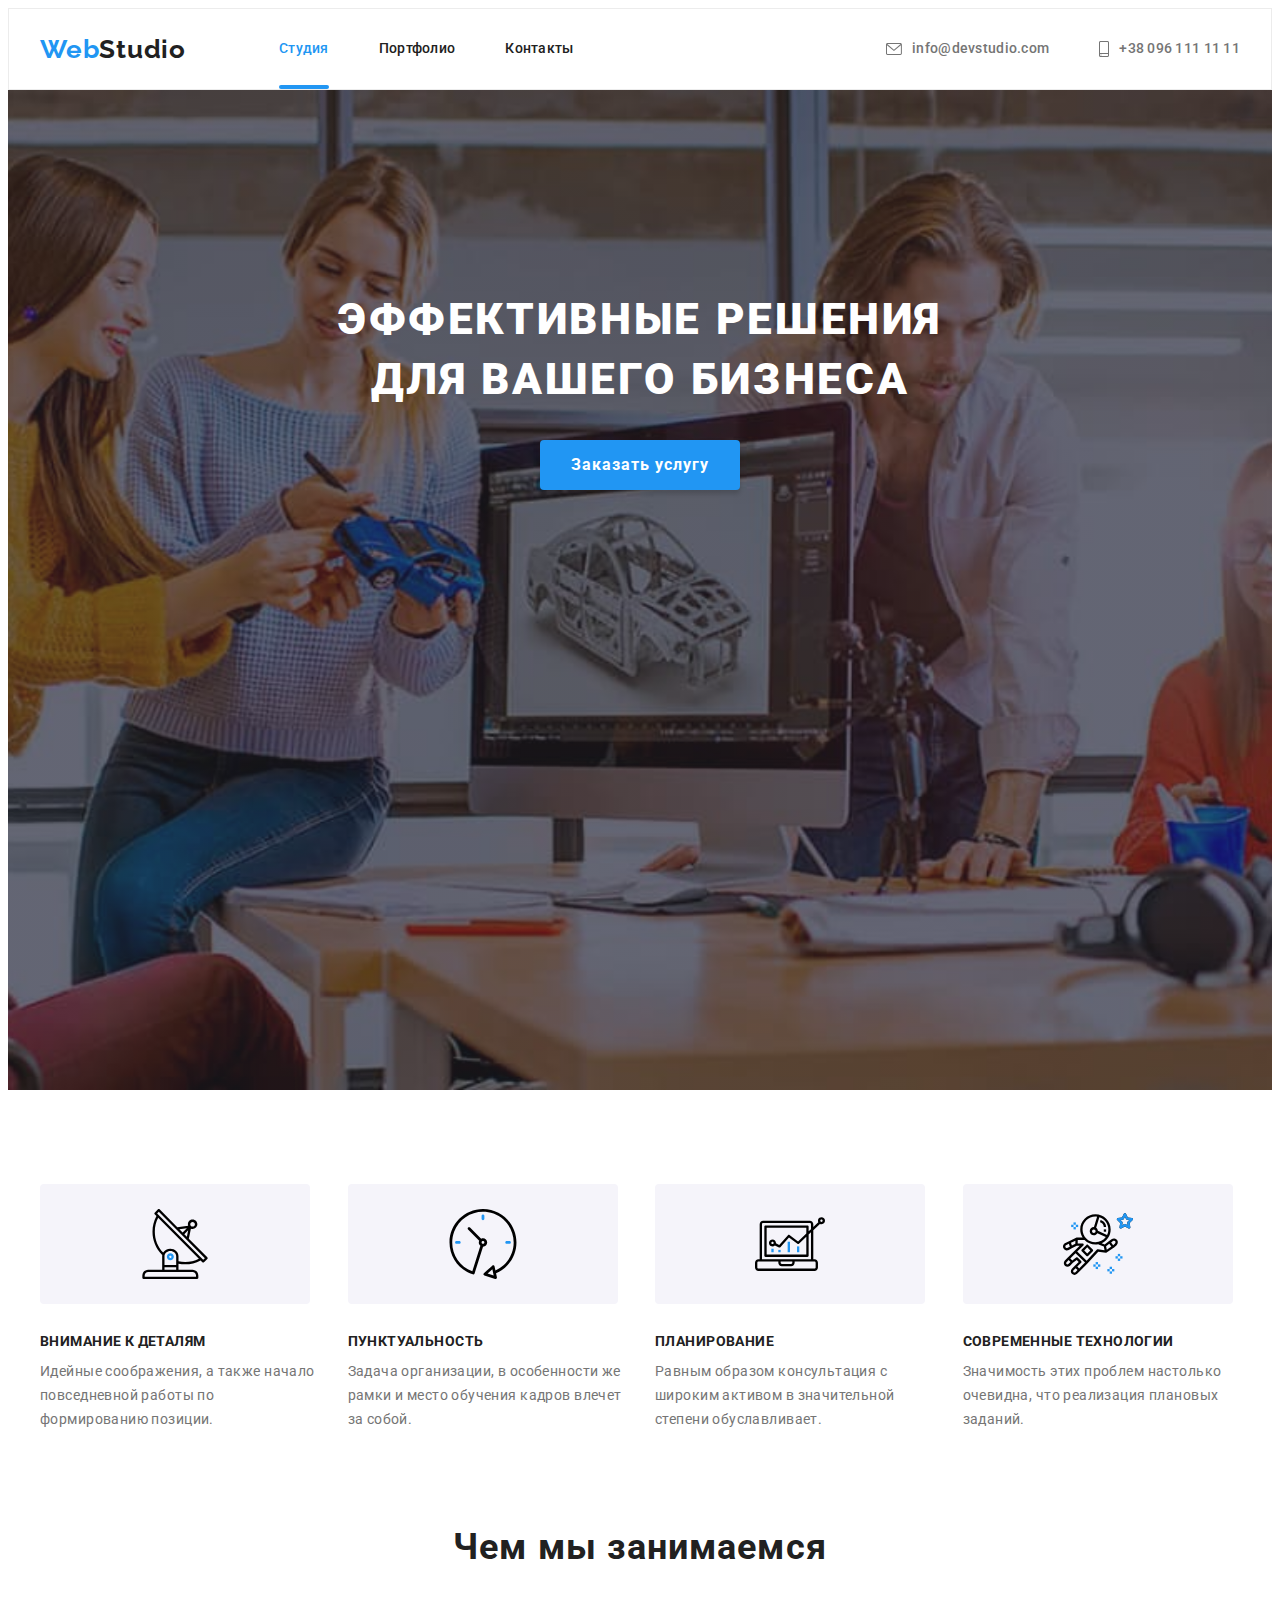
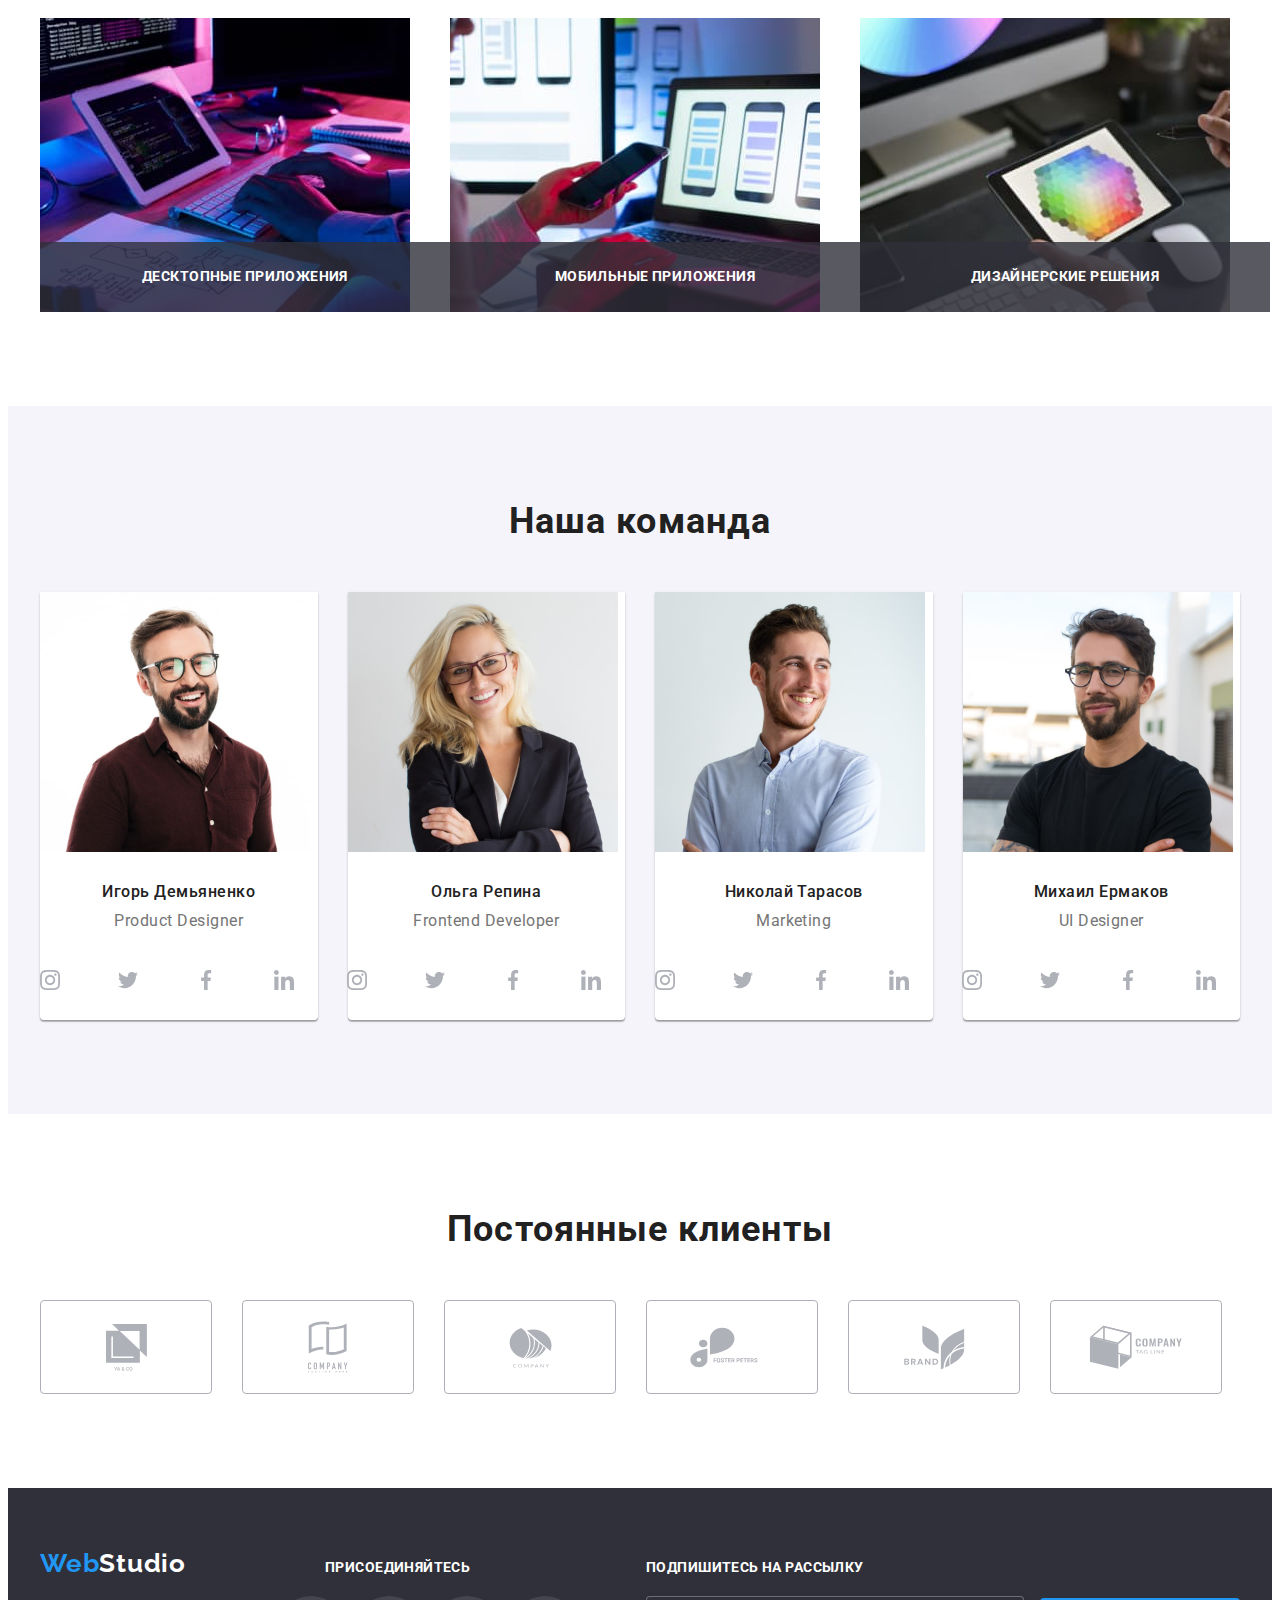
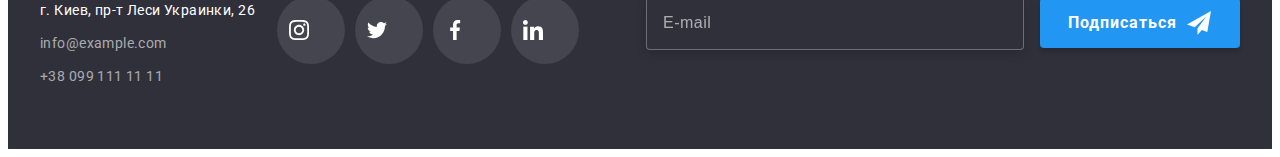
<file: index.html>
<!DOCTYPE html>
<html lang="ru">
  <head>
    <meta charset="UTF-8" />
    <meta http-equiv="X-UA-Compatible" content="IE=edge" />
    <meta name="viewport" content="width=device-width, initial-scale=1.0" />
    <title>Web Studio</title>
    <link rel="preconnect" href="https://fonts.googleapis.com" />
    <link rel="preconnect" href="https://fonts.gstatic.com" crossorigin />
    <link
      href="https://fonts.googleapis.com/css2?family=Raleway:wght@700&family=Roboto:wght@400;500;700;900&display=swap"
      rel="stylesheet"
    />
    <link
      rel="stylesheet"
      href="https://cdnjs.cloudflare.com/ajax/libs/modern-normalize/1.1.0/modern-normalize.min.css"
      integrity="sha512-wpPYUAdjBVSE4KJnH1VR1HeZfpl1ub8YT/NKx4PuQ5NmX2tKuGu6U/JRp5y+Y8XG2tV+wKQpNHVUX03MfMFn9Q=="
      crossorigin="anonymous"
      referrerpolicy="no-referrer"
    />
    <link rel="stylesheet" href="./css/styles.css" />
  </head>
  <body data-body>
    <header class="header">
      <div class="container main-nav">
        <a class="logo" href="/">Web<span>Studio</span></a>

        <nav class="header-nav">
          <ul class="header-list">
            <li class="header-item">
              <a class="header-link link current" href="./">Студия</a>
            </li>
            <li class="header-item">
              <a class="header-link link" href="./portfolio.html">Портфолио</a>
            </li>
            <li class="header-item">
              <a class="header-link link" href="">Контакты</a>
            </li>
          </ul>
        </nav>

        <ul class="auth-nav">
          <li class="header-item">
            <a
              class="link nav-contacts"
              href="mailto:info@devstudio.com"
              aria-label="Почта"
            >
              <svg class="contact-icon" width="16" height="12">
                <use href="./images/sprite.svg#icon-envelope"></use>
              </svg>
              info@devstudio.com
            </a>
          </li>
          <li class="header-item">
            <a
              href="tel:+380961111111"
              class="link nav-contacts"
              aria-label="Телефон"
            >
              <svg class="contact-icon" width="10" height="16">
                <use href="./images/sprite.svg#icon-smartphone"></use>
              </svg>
              +38 096 111 11 11</a
            >
          </li>
        </ul>
      </div>
    </header>

    <!--Блок-герой-->
    <main>
      <section class="hero">
        <div class="hero-overlay">
          <h1 class="hero-title">Эффективные решения для вашего бизнеса</h1>
          <button class="btn" type="button" data-modal-open>
            Заказать услугу
          </button>
        </div>
      </section>

      <!--Наши преимущества-->

      <section class="section features">
        <div class="container">
          <h2 hidden>Преимущества Web Studio</h2>
          <ul class="features-list">
            <li class="features-item">
              <button class="button" aria-label="Внимание к деталям">
                <svg class="button-icon" width="70" height="70">
                  <use href="./images/sprite.svg#icon-antenna"></use>
                </svg>
              </button>
              <h3 class="features-list-title">Внимание к деталям</h3>
              <p class="features-list-text">
                Идейные соображения, а также начало повседневной работы по
                формированию позиции.
              </p>
            </li>
            <li class="features-item">
              <button class="button" aria-label="Пунктуальность">
                <svg class="button-icon" width="70" height="70">
                  <use href="./images/sprite.svg#icon-clock"></use>
                </svg>
              </button>
              <h3 class="features-list-title">Пунктуальность</h3>
              <p class="features-list-text">
                Задача организации, в особенности же рамки и место обучения
                кадров влечет за собой.
              </p>
            </li>
            <li class="features-item">
              <button class="button" aria-label="Планирование">
                <svg class="button-icon" width="70" height="70">
                  <use href="./images/sprite.svg#icon-diagram"></use>
                </svg>
              </button>
              <h3 class="features-list-title">Планирование</h3>
              <p class="features-list-text">
                Равным образом консультация с широким активом в значительной
                степени обуславливает.
              </p>
            </li>
            <li class="features-item">
              <button class="button" aria-label="Современные технологии">
                <svg class="button-icon" width="70" height="70">
                  <use href="./images/sprite.svg#icon-astronaut"></use>
                </svg>
              </button>
              <h3 class="features-list-title">Современные технологии</h3>
              <p class="features-list-text">
                Значимость этих проблем настолько очевидна, что реализация
                плановых заданий.
              </p>
            </li>
          </ul>
        </div>
      </section>
      <!--Виды деятельности-->

      <section class="section work">
        <div class="container">
          <h2 class="section-title">Чем мы занимаемся</h2>
          <ul class="work-list">
            <li class="work-item">
              <img
                src="./images/usability.jpg"
                alt="Десктопные приложения"
                width="370"
                height="294"
              />
              <div class="work-descr">
                <p>Десктопные приложения</p>
              </div>
            </li>

            <li class="work-item">
              <img
                src="./images/html_css.jpg"
                alt="Мобильные приложения"
                width="370"
                height="294"
              />
              <div class="work-descr">
                <p>Мобильные приложения</p>
              </div>
            </li>

            <li class="work-item">
              <img
                src="./images/web_design.jpg"
                alt="Веб-дизайн"
                width="370"
                height="294"
              />
              <div class="work-descr">
                <p>Дизайнерские решения</p>
              </div>
            </li>
          </ul>
        </div>
      </section>

      <!--Наша команда-->

      <section class="section team">
        <div class="container">
          <h2 class="section-title">Наша команда</h2>
          <ul class="team-list">
            <li class="team-item">
              <article class="card">
                <div class="card-thumb">
                  <img
                    src="./images/igor_demianenko.jpg"
                    alt="Дизайнер Игорь Демьяненко"
                    width="270"
                    height="260"
                  />
                </div>
                <div class="card-content">
                  <h3 class="name">Игорь Демьяненко</h3>
                  <p class="team-text" lang="en">Product Designer</p>
                  <ul class="social-list">
                    <li class="social-li">
                      <a
                        class="social-link"
                        href=""
                        target="_blank"
                        rel="noopener noreferrer"
                        aria-label="Instagram"
                      >
                        <svg class="social-item" width="20" height="20">
                          <use href="./images/sprite.svg#icon-instagram"></use>
                        </svg>
                      </a>
                    </li>
                    <li class="social-li">
                      <a
                        class="social-link"
                        href=""
                        target="_blank"
                        rel="noopener noreferrer"
                        aria-label="Twitter"
                      >
                        <svg class="social-item" width="20" height="20">
                          <use href="./images/sprite.svg#icon-twitter"></use>
                        </svg>
                      </a>
                    </li>

                    <li class="social-li">
                      <a
                        class="social-link"
                        href=""
                        target="_blank"
                        rel="noopener noreferrer"
                        aria-label="Facebook"
                      >
                        <svg width="20" height="20">
                          <use
                            class="social-item"
                            href="./images/sprite.svg#icon-facebook"
                          ></use>
                        </svg>
                      </a>
                    </li>

                    <li class="social-li">
                      <a
                        class="social-link"
                        href=""
                        target="_blank"
                        rel="noopener noreferrer"
                        aria-label="Linkedin"
                      >
                        <svg class="social-item" width="20" height="20">
                          <use href="./images/sprite.svg#icon-linkedin"></use>
                        </svg>
                      </a>
                    </li>
                  </ul>
                </div>
              </article>
            </li>

            <li class="team-item">
              <article class="card">
                <div class="card-thumb">
                  <img
                    src="./images/olga_repina.jpg"
                    alt="Frontend-разработчик Ольга Репина"
                    width="270"
                    height="260"
                  />
                </div>
                <div class="card-content">
                  <h3 class="name">Ольга Репина</h3>
                  <p class="team-text" lang="en">Frontend Developer</p>
                  <ul class="social-list">
                    <li class="social-li">
                      <a
                        class="social-link"
                        href=""
                        target="_blank"
                        rel="noopener noreferrer"
                        aria-label="Instagram"
                      >
                        <svg class="social-item" width="20" height="20">
                          <use href="./images/sprite.svg#icon-instagram"></use>
                        </svg>
                      </a>
                    </li>
                    <li class="social-li">
                      <a
                        class="social-link"
                        href=""
                        target="_blank"
                        rel="noopener noreferrer"
                        aria-label="Twitter"
                      >
                        <svg class="social-item" width="20" height="20">
                          <use href="./images/sprite.svg#icon-twitter"></use>
                        </svg>
                      </a>
                    </li>

                    <li class="social-li">
                      <a
                        class="social-link"
                        href=""
                        target="_blank"
                        rel="noopener noreferrer"
                        aria-label="Facebook"
                      >
                        <svg width="20" height="20">
                          <use
                            class="social-item"
                            href="./images/sprite.svg#icon-facebook"
                          ></use>
                        </svg>
                      </a>
                    </li>

                    <li class="social-li">
                      <a
                        class="social-link"
                        href=""
                        target="_blank"
                        rel="noopener noreferrer"
                        aria-label="Linkedin"
                      >
                        <svg class="social-item" width="20" height="20">
                          <use href="./images/sprite.svg#icon-linkedin"></use>
                        </svg>
                      </a>
                    </li>
                  </ul>
                </div>
              </article>
            </li>

            <li class="team-item">
              <article class="card">
                <div class="card-thumb">
                  <img
                    src="./images/nikolaj_tarasov.jpg"
                    alt="Маркетолог Николай Тарасов"
                    width="270"
                    height="260"
                  />
                </div>
                <div class="card-content">
                  <h3 class="name">Николай Тарасов</h3>
                  <p class="team-text" lang="en">Marketing</p>
                  <ul class="social-list">
                    <li class="social-li">
                      <a
                        class="social-link"
                        href=""
                        target="_blank"
                        rel="noopener noreferrer"
                        aria-label="Instagram"
                      >
                        <svg class="social-item" width="20" height="20">
                          <use href="./images/sprite.svg#icon-instagram"></use>
                        </svg>
                      </a>
                    </li>
                    <li class="social-li">
                      <a
                        class="social-link"
                        href=""
                        target="_blank"
                        rel="noopener noreferrer"
                        aria-label="Twitter"
                      >
                        <svg class="social-item" width="20" height="20">
                          <use href="./images/sprite.svg#icon-twitter"></use>
                        </svg>
                      </a>
                    </li>

                    <li class="social-li">
                      <a
                        class="social-link"
                        href=""
                        target="_blank"
                        rel="noopener noreferrer"
                        aria-label="Facebook"
                      >
                        <svg width="20" height="20">
                          <use
                            class="social-item"
                            href="./images/sprite.svg#icon-facebook"
                          ></use>
                        </svg>
                      </a>
                    </li>

                    <li class="social-li">
                      <a
                        class="social-link"
                        href=""
                        target="_blank"
                        rel="noopener noreferrer"
                        aria-label="Linkedin"
                      >
                        <svg class="social-item" width="20" height="20">
                          <use href="./images/sprite.svg#icon-linkedin"></use>
                        </svg>
                      </a>
                    </li>
                  </ul>
                </div>
              </article>
            </li>

            <li class="team-item">
              <article class="card">
                <div class="card-thumb">
                  <img
                    src="./images/mihail_ermakov.jpg"
                    alt="UI-дизайнер Михаил Ермаков"
                    width="270"
                    height="260"
                  />
                </div>
                <div class="card-content">
                  <h3 class="name">Михаил Ермаков</h3>
                  <p class="team-text" lang="en">UI Designer</p>
                  <ul class="social-list">
                    <li class="social-li">
                      <a
                        class="social-link"
                        href=""
                        target="_blank"
                        rel="noopener noreferrer"
                        aria-label="Instagram"
                      >
                        <svg class="social-item" width="20" height="20">
                          <use href="./images/sprite.svg#icon-instagram"></use>
                        </svg>
                      </a>
                    </li>
                    <li class="social-li">
                      <a
                        class="social-link"
                        href=""
                        target="_blank"
                        rel="noopener noreferrer"
                        aria-label="Twitter"
                      >
                        <svg class="social-item" width="20" height="20">
                          <use href="./images/sprite.svg#icon-twitter"></use>
                        </svg>
                      </a>
                    </li>

                    <li class="social-li">
                      <a
                        class="social-link"
                        href=""
                        target="_blank"
                        rel="noopener noreferrer"
                        aria-label="Facebook"
                      >
                        <svg width="20" height="20">
                          <use
                            class="social-item"
                            href="./images/sprite.svg#icon-facebook"
                          ></use>
                        </svg>
                      </a>
                    </li>

                    <li class="social-li">
                      <a
                        class="social-link"
                        href=""
                        target="_blank"
                        rel="noopener noreferrer"
                        aria-label="Linkedin"
                      >
                        <svg class="social-item" width="20" height="20">
                          <use href="./images/sprite.svg#icon-linkedin"></use>
                        </svg>
                      </a>
                    </li>
                  </ul>
                </div>
              </article>
            </li>
          </ul>
        </div>
      </section>

      <!--Наши клиенты-->
      <section class="section clients">
        <div class="container">
          <h2 class="section-title">Постоянные клиенты</h2>
          <ul class="clients-list">
            <li>
              <a
                class="clients-item"
                href=""
                target="_blank"
                rel="noopener noreferrer"
                aria-label="client 1"
              >
                <svg class="client" width="41" height="47">
                  <use href="./images/sprite.svg#icon-client-1"></use>
                </svg>
              </a>
            </li>
            <li>
              <a
                class="clients-item"
                href=""
                target="_blank"
                rel="noopener noreferrer"
                aria-label="client 2"
              >
                <svg class="client" width="40" height="52">
                  <use href="./images/sprite.svg#icon-client-2"></use>
                </svg>
              </a>
            </li>
            <li>
              <a
                class="clients-item"
                href=""
                target="_blank"
                rel="noopener noreferrer"
                aria-label="client 3"
              >
                <svg class="client" width="43" height="41">
                  <use href="./images/sprite.svg#icon-client-3"></use>
                </svg>
              </a>
            </li>
            <li>
              <a
                class="clients-item"
                href=""
                target="_blank"
                rel="noopener noreferrer"
                aria-label="client 4"
              >
                <svg class="client" width="84" height="41">
                  <use href="./images/sprite.svg#icon-client-4"></use>
                </svg>
              </a>
            </li>
            <li>
              <a
                class="clients-item"
                href=""
                target="_blank"
                rel="noopener noreferrer"
                aria-label="client 5"
              >
                <svg class="client" width="63" height="45">
                  <use href="./images/sprite.svg#icon-client-5"></use>
                </svg>
              </a>
            </li>
            <li>
              <a
                class="clients-item"
                href=""
                target="_blank"
                rel="noopener noreferrer"
                aria-label="client 6"
              >
                <svg class="client" width="94" height="44">
                  <use href="./images/sprite.svg#icon-client-6"></use>
                </svg>
              </a>
            </li>
          </ul>
        </div>
      </section>
    </main>
    <!--Футер-->
    <footer>
      <section class="footer">
        <div class="container">
          <div class="footer-containers">
            <div class="primary-footer-container">
              <a class="logo" href="/"
                >Web<span class="logo-footer">Studio</span></a
              >
              <ul class="footer-contacts">
                <li>
                  <address class="address">
                    г. Киев, пр-т Леси Украинки, 26
                  </address>
                </li>
                <li>
                  <a class="link" href="mailto:info@example.com"
                    >info@example.com</a
                  >
                </li>
                <li>
                  <a class="link" href="tel:+380991111111">+38 099 111 11 11</a>
                </li>
              </ul>
            </div>

            <div class="secondary-footer-container">
              <h3 class="social-title">присоединяйтесь</h3>
              <ul class="footer-social-list">
                <li class="social-thumb">
                  <a
                    class="footer-social-link"
                    href=""
                    target="_blank"
                    rel="noopener noreferrer"
                    aria-label="Instagram"
                  >
                    <svg class="footer-social-item" width="20" height="20">
                      <use href="./images/sprite.svg#icon-instagram"></use>
                    </svg>
                  </a>
                </li>
                <li class="social-thumb">
                  <a
                    class="footer-social-link"
                    href=""
                    target="_blank"
                    rel="noopener noreferrer"
                    aria-label="Twitter"
                  >
                    <svg class="footer-social-item" width="20" height="20">
                      <use href="./images/sprite.svg#icon-twitter"></use>
                    </svg>
                  </a>
                </li>

                <li class="social-thumb">
                  <a
                    class="footer-social-link"
                    href=""
                    target="_blank"
                    rel="noopener noreferrer"
                    aria-label="Facebook"
                  >
                    <svg width="20" height="20">
                      <use
                        class="footer-social-item"
                        href="./images/sprite.svg#icon-facebook"
                      ></use>
                    </svg>
                  </a>
                </li>

                <li class="social-thumb">
                  <a
                    class="footer-social-link"
                    href=""
                    target="_blank"
                    rel="noopener noreferrer"
                    aria-label="Linkedin"
                  >
                    <svg class="footer-social-item" width="20" height="20">
                      <use href="./images/sprite.svg#icon-linkedin"></use>
                    </svg>
                  </a>
                </li>
              </ul>
            </div>

            <div class="third-footer-container">
              <h3 class="social-title">Подпишитесь на рассылку</h3>
              <div class="signup_form">
                <form name="signup_form" autocomplete="on" novalidate>
                  <label for="user-mail">
                    <input
                      class="email"
                      type="email"
                      name="email"
                      placeholder="E-mail"
                      id="user-mail"
                    />
                  </label>

                  <button class="subscribe" type="submit">
                    Подписаться
                    <svg class="subscribe-icon" width="24" height="24">
                      <use href="./images/sprite.svg#icon-icon-send"></use>
                    </svg>
                  </button>
                </form>
              </div>
            </div>
          </div>
        </div>
      </section>
    </footer>
    <!--Модальное окно-->
    <div class="backdrop is-hidden" data-modal>
      <div class="modal">
        <button class="modal-close-btn" type="button" data-modal-close>
          <svg width="11" height="11">
            <use href="./images/sprite.svg#icon-vector"></use>
          </svg>
        </button>

        <h2 class="modal-title">Оставьте свои данные, мы вам перезвоним</h2>

        <form class="form" autocomplete="on">
          <div class="form-field">
            <label for="name" class="form-label">Имя</label>
            <div class="modal-svg">
              <input class="form-input" type="text" name="name" id="name" />
              <svg class="form-item" width="18" height="18">
                <use href="./images/sprite.svg#icon-person"></use>
              </svg>
            </div>
          </div>

          <div class="form-field">
            <label for="tel" class="form-label">Телефон</label>
            <div class="modal-svg">
              <input class="form-input" type="tel" name="tel" id="tel" />
              <svg class="form-item" width="18" height="18">
                <use href="./images/sprite.svg#icon-phone"></use>
              </svg>
            </div>
          </div>

          <div class="form-field">
            <label for="mail">Почта</label>
            <div class="modal-svg">
              <input class="form-input" type="email" name="email" id="mail" />
              <svg class="form-item" width="18" height="18">
                <use href="./images/sprite.svg#icon-email"></use>
              </svg>
            </div>
          </div>

          <div class="form-field">
            <label for="comment">Комментарий</label>
            <textarea
              class="comment"
              name="comment"
              rows="8"
              id="comment"
              placeholder="Введите текст"
            ></textarea>
          </div>

          <label class="checkbox-label">
            <input
              class="visually-hidden checkbox"
              type="checkbox"
              name="policy"
              id="policy"
            />
            <span class="checkbox-icon">
              <svg>
                <use href="./images/sprite.svg#icon-checkbox"></use>
              </svg>
            </span>
            <span class="form-checkbox-agreement">
              Соглашаюсь с рассылкой и принимаю
              <a class="policy" href="/">Условия договора</a></span
            >
          </label>

          <!-- 
          <label class="form-checkbox">
            <input
              class="visually-hidden form-checkbox-input"
              type="checkbox"
              name="policy"
              id="policy"
            />
            <span class="form-checkbox-custom-checkbox">
              <svg class="form-checkbox-icon" width="11" height="8">
                <use href="./images/sprite.svg#icon-check"></use>
              </svg>
            </span>
            <span class="form-checkbox-agreement">
              Соглашаюсь с рассылкой и принимаю
              <a class="policy" href="/">Условия договора</a>
            </span>
          </label>
          -->

          <button type="submit" class="submit">Отправить</button>
        </form>
      </div>
    </div>

    <script src="./js/modal.js"></script>
  </body>
</html>
</file>
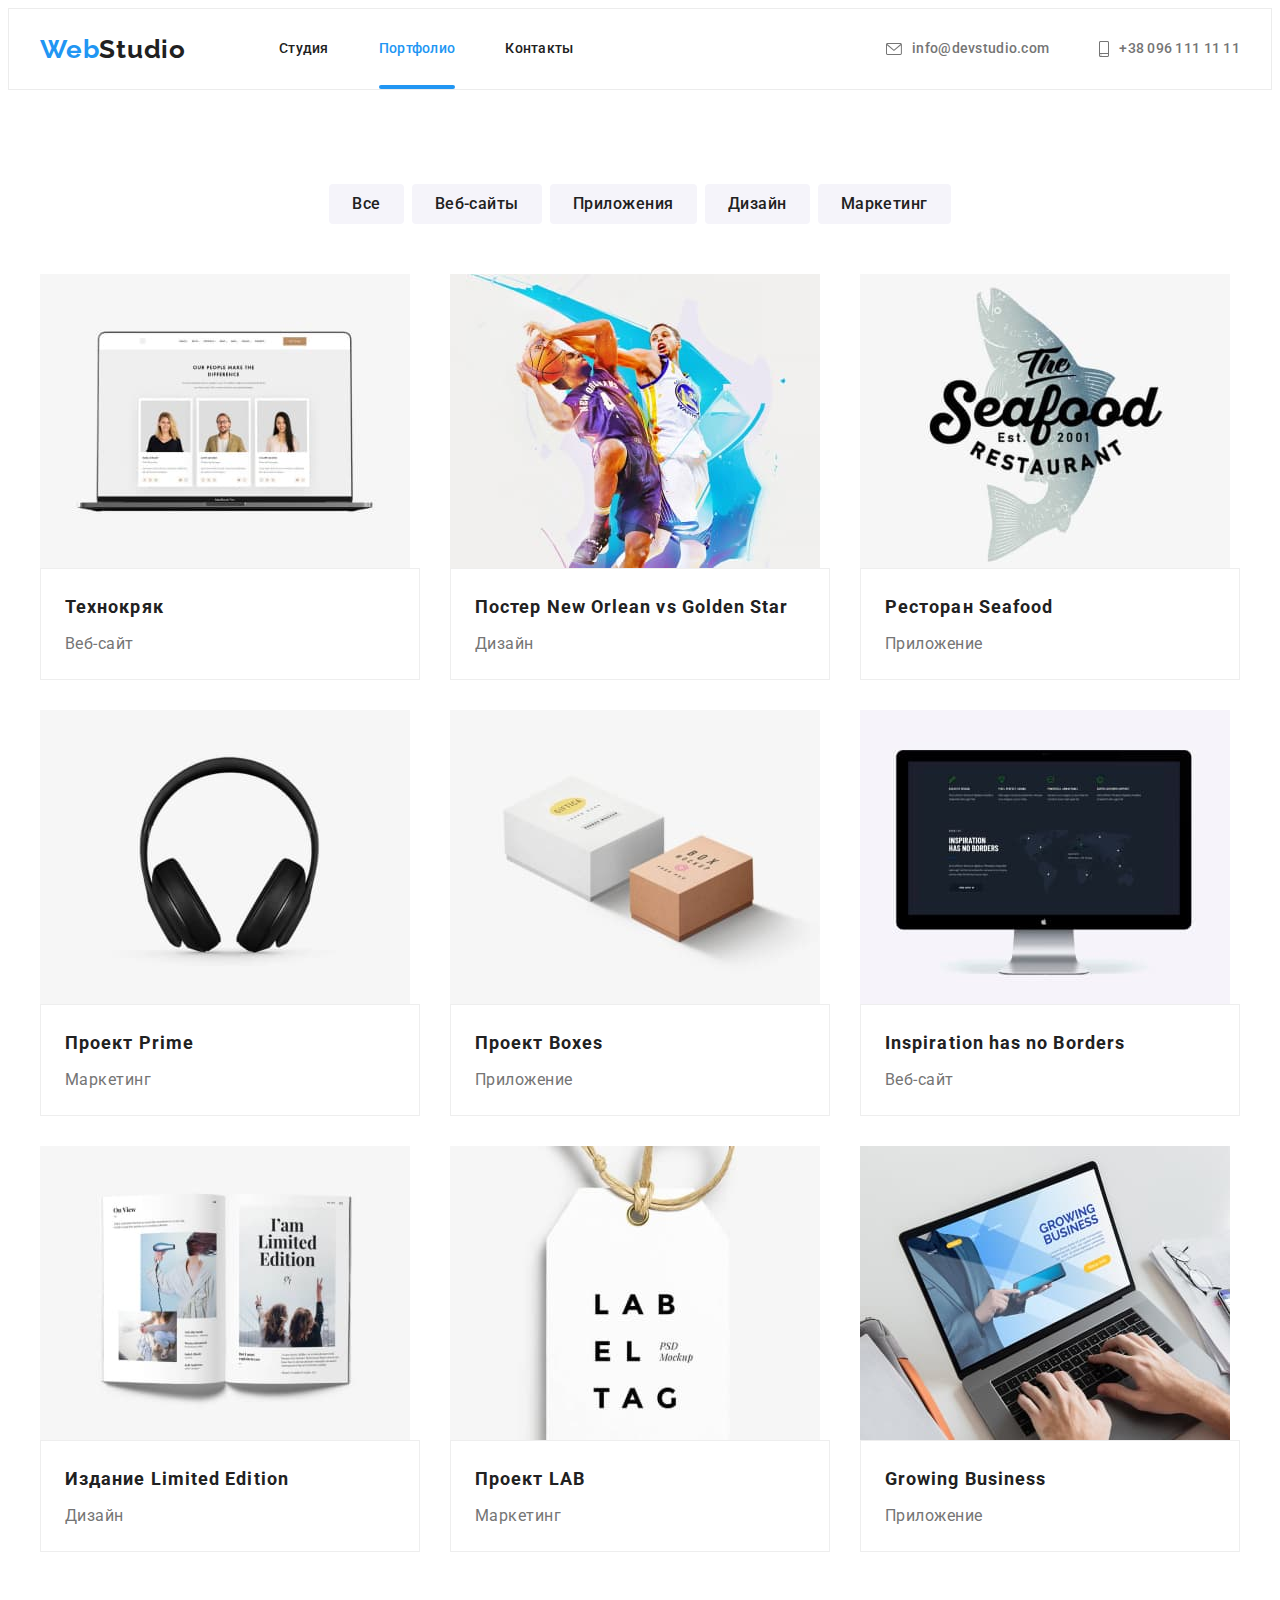
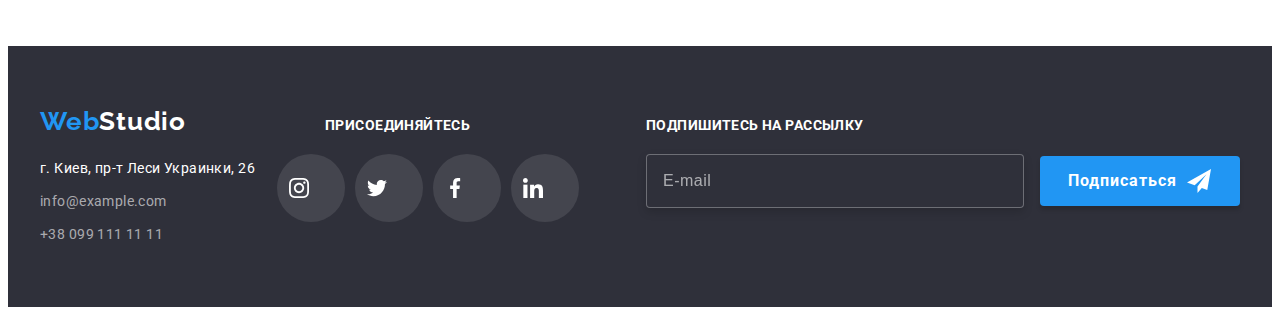
<file: portfolio.html>
<!DOCTYPE html>
<html lang="ru">
  <head>
    <meta charset="UTF-8" />
    <meta http-equiv="X-UA-Compatible" content="IE=edge" />
    <meta name="viewport" content="width=device-width, initial-scale=1.0" />
    <title>Web Studio</title>
    <link rel="preconnect" href="https://fonts.googleapis.com" />
    <link rel="preconnect" href="https://fonts.gstatic.com" crossorigin />
    <link
      href="https://fonts.googleapis.com/css2?family=Raleway:wght@700&family=Roboto:wght@400;500;700;900&display=swap"
      rel="stylesheet"
    />
    <link
      rel="stylesheet"
      href="https://cdnjs.cloudflare.com/ajax/libs/modern-normalize/1.1.0/modern-normalize.min.css"
      integrity="sha512-wpPYUAdjBVSE4KJnH1VR1HeZfpl1ub8YT/NKx4PuQ5NmX2tKuGu6U/JRp5y+Y8XG2tV+wKQpNHVUX03MfMFn9Q=="
      crossorigin="anonymous"
      referrerpolicy="no-referrer"
    />
    <link rel="stylesheet" href="./css/styles.css" />
  </head>
  <body>
    <header class="header">
      <div class="container main-nav">
        <a class="logo" href="/">Web<span>Studio</span></a>

        <nav class="header-nav">
          <ul class="header-list">
            <li class="header-item">
              <a class="header-link link" href="./">Студия</a>
            </li>
            <li class="header-item">
              <a class="header-link link current" href="./portfolio.html"
                >Портфолио</a
              >
            </li>
            <li class="header-item">
              <a class="header-link link" href="">Контакты</a>
            </li>
          </ul>
        </nav>

        <ul class="auth-nav">
          <li class="header-item">
            <a
              class="link nav-contacts"
              href="mailto:info@devstudio.com"
              aria-label="Почта"
            >
              <svg class="contact-icon" width="16" height="12">
                <use href="./images/sprite.svg#icon-envelope"></use>
              </svg>
              info@devstudio.com
            </a>
          </li>
          <li class="header-item">
            <a
              href="tel:+380961111111"
              class="link nav-contacts"
              aria-label="Телефон"
            >
              <svg class="contact-icon" width="10" height="16">
                <use href="./images/sprite.svg#icon-smartphone"></use>
              </svg>
              +38 096 111 11 11</a
            >
          </li>
        </ul>
      </div>
    </header>
    <!--Страница портфолио-->
    <main>
      <section class="section portfolio">
        <div class="container">
          <h1 hidden>Портфолио</h1>
          <!--Фильтры проектов-->
          <ul class="filter-btn">
            <li class="filter-items">
              <button class="btn" type="button">Все</button>
            </li>
            <li class="filter-items">
              <button class="btn" type="button">Веб-сайты</button>
            </li>
            <li class="filter-items">
              <button class="btn" type="button">Приложения</button>
            </li>
            <li class="filter-items">
              <button class="btn" type="button">Дизайн</button>
            </li>
            <li class="filter-items">
              <button class="btn" type="button">Маркетинг</button>
            </li>
          </ul>
          <!--Список проектов-->
          <ul class="card-set">
            <li class="card-item">
              <article class="card-article">
                <div class="card-box">
                  <img
                    src="./images/technokriak.jpg"
                    alt="Технокряк"
                    width="370"
                    height="294"
                  />
                  <div class="portfolio-overlay">
                    <p class="portfolio-descr">
                      Ресурс предлагает комплексные предложения с разным уровнем
                      функционала и сервисов. Все это позволит посетителю
                      получить исчерпывающие сведения  о компании или частном
                      лице.
                    </p>
                  </div>
                </div>
                <div class="card-descr">
                  <h2 class="card-project">Технокряк</h2>
                  <p class="filter">Веб-сайт</p>
                </div>
              </article>
            </li>

            <li class="card-item">
              <article class="card-article">
                <div class="card-box">
                  <img
                    src="./images/poster_new_orlean.jpg"
                    alt="Постер New Orlean vs Golden Star"
                    width="370"
                    height="294"
                  />
                  <div class="portfolio-overlay">
                    <p class="portfolio-descr">
                      Ресурс предлагает комплексные предложения с разным уровнем
                      функционала и сервисов. Все это позволит посетителю
                      получить исчерпывающие сведения  о компании или частном
                      лице.
                    </p>
                  </div>
                </div>
                <div class="card-descr">
                  <h2 class="card-project">Постер New Orlean vs Golden Star</h2>
                  <p class="filter">Дизайн</p>
                </div>
              </article>
            </li>

            <li class="card-item">
              <article class="card-article">
                <div class="card-box">
                  <img
                    src="./images/restaurant_seafood.jpg"
                    alt="Ресторан Seafood"
                    width="370"
                    height="294"
                  />
                  <div class="portfolio-overlay">
                    <p class="portfolio-descr">
                      Ресурс предлагает комплексные предложения с разным уровнем
                      функционала и сервисов. Все это позволит посетителю
                      получить исчерпывающие сведения  о компании или частном
                      лице.
                    </p>
                  </div>
                </div>
                <div class="card-descr">
                  <h2 class="card-project">Ресторан Seafood</h2>
                  <p class="filter">Приложение</p>
                </div>
              </article>
            </li>

            <li class="card-item">
              <article class="card-article">
                <div class="card-box">
                  <img
                    src="./images/proekt_prime.jpg"
                    alt="Проект Prime"
                    width="370"
                    height="294"
                  />
                  <div class="portfolio-overlay">
                    <p class="portfolio-descr">
                      Ресурс предлагает комплексные предложения с разным уровнем
                      функционала и сервисов. Все это позволит посетителю
                      получить исчерпывающие сведения  о компании или частном
                      лице.
                    </p>
                  </div>
                </div>
                <div class="card-descr">
                  <h2 class="card-project">Проект Prime</h2>
                  <p class="filter">Маркетинг</p>
                </div>
              </article>
            </li>

            <li class="card-item">
              <article class="card-article">
                <div class="card-box">
                  <img
                    src="./images/proekt_boxes.jpg"
                    alt="Проект Boxes"
                    width="370"
                    height="294"
                  />
                  <div class="portfolio-overlay">
                    <p class="portfolio-descr">
                      Ресурс предлагает комплексные предложения с разным уровнем
                      функционала и сервисов. Все это позволит посетителю
                      получить исчерпывающие сведения  о компании или частном
                      лице.
                    </p>
                  </div>
                </div>
                <div class="card-descr">
                  <h2 class="card-project">Проект Boxes</h2>
                  <p class="filter">Приложение</p>
                </div>
              </article>
            </li>

            <li class="card-item">
              <article class="card-article">
                <div class="card-box">
                  <img
                    src="./images/site_inspirations.jpg"
                    alt="Сайт Inspiration has no Borders"
                    width="370"
                    height="294"
                  />
                  <div class="portfolio-overlay">
                    <p class="portfolio-descr">
                      Ресурс предлагает комплексные предложения с разным уровнем
                      функционала и сервисов. Все это позволит посетителю
                      получить исчерпывающие сведения  о компании или частном
                      лице.
                    </p>
                  </div>
                </div>
                <div class="card-descr">
                  <h2 class="card-project">Inspiration has no Borders</h2>
                  <p class="filter">Веб-сайт</p>
                </div>
              </article>
            </li>

            <li class="card-item">
              <article class="card-article">
                <div class="card-box">
                  <img
                    src="./images/izdanie_le.jpg"
                    alt="Издание Limited Edition"
                    width="370"
                    height="294"
                  />
                  <div class="portfolio-overlay">
                    <p class="portfolio-descr">
                      Ресурс предлагает комплексные предложения с разным уровнем
                      функционала и сервисов. Все это позволит посетителю
                      получить исчерпывающие сведения  о компании или частном
                      лице.
                    </p>
                  </div>
                </div>
                <div class="card-descr">
                  <h2 class="card-project">Издание Limited Edition</h2>
                  <p class="filter">Дизайн</p>
                </div>
              </article>
            </li>

            <li class="card-item">
              <article class="card-article">
                <div class="card-box">
                  <img
                    src="./images/lab.jpg"
                    alt="Проект LAB"
                    width="370"
                    height="294"
                  />
                  <div class="portfolio-overlay">
                    <p class="portfolio-descr">
                      Ресурс предлагает комплексные предложения с разным уровнем
                      функционала и сервисов. Все это позволит посетителю
                      получить исчерпывающие сведения  о компании или частном
                      лице.
                    </p>
                  </div>
                </div>
                <div class="card-descr">
                  <h2 class="card-project">Проект LAB</h2>
                  <p class="filter">Маркетинг</p>
                </div>
              </article>
            </li>

            <li class="card-item">
              <article class="card-article">
                <div class="card-box">
                  <img
                    src="./images/growing_business.jpg"
                    alt="Growing Business"
                    width="370"
                    height="294"
                  />
                  <div class="portfolio-overlay">
                    <p class="portfolio-descr">
                      Ресурс предлагает комплексные предложения с разным уровнем
                      функционала и сервисов. Все это позволит посетителю
                      получить исчерпывающие сведения  о компании или частном
                      лице.
                    </p>
                  </div>
                </div>
                <div class="card-descr">
                  <h2 class="card-project">Growing Business</h2>
                  <p class="filter">Приложение</p>
                </div>
              </article>
            </li>
          </ul>
        </div>
      </section>
    </main>

    <!--Футер-->
    <footer>
      <section class="footer">
        <div class="container">
          <div class="footer-containers">
            <div class="primary-footer-container">
              <a class="logo" href="/"
                >Web<span class="logo-footer">Studio</span></a
              >
              <ul class="footer-contacts">
                <li>
                  <address class="address">
                    г. Киев, пр-т Леси Украинки, 26
                  </address>
                </li>
                <li>
                  <a class="link" href="mailto:info@example.com"
                    >info@example.com</a
                  >
                </li>
                <li>
                  <a class="link" href="tel:+380991111111">+38 099 111 11 11</a>
                </li>
              </ul>
            </div>

            <div class="secondary-footer-container">
              <h3 class="social-title">присоединяйтесь</h3>
              <ul class="footer-social-list">
                <li class="social-thumb">
                  <a
                    class="footer-social-link"
                    href=""
                    target="_blank"
                    rel="noopener noreferrer"
                    aria-label="Instagram"
                  >
                    <svg class="footer-social-item" width="20" height="20">
                      <use href="./images/sprite.svg#icon-instagram"></use>
                    </svg>
                  </a>
                </li>
                <li class="social-thumb">
                  <a
                    class="footer-social-link"
                    href=""
                    target="_blank"
                    rel="noopener noreferrer"
                    aria-label="Twitter"
                  >
                    <svg class="footer-social-item" width="20" height="20">
                      <use href="./images/sprite.svg#icon-twitter"></use>
                    </svg>
                  </a>
                </li>

                <li class="social-thumb">
                  <a
                    class="footer-social-link"
                    href=""
                    target="_blank"
                    rel="noopener noreferrer"
                    aria-label="Facebook"
                  >
                    <svg width="20" height="20">
                      <use
                        class="footer-social-item"
                        href="./images/sprite.svg#icon-facebook"
                      ></use>
                    </svg>
                  </a>
                </li>

                <li class="social-thumb">
                  <a
                    class="footer-social-link"
                    href=""
                    target="_blank"
                    rel="noopener noreferrer"
                    aria-label="Linkedin"
                  >
                    <svg class="footer-social-item" width="20" height="20">
                      <use href="./images/sprite.svg#icon-linkedin"></use>
                    </svg>
                  </a>
                </li>
              </ul>
            </div>

            <div class="third-footer-container">
              <h3 class="social-title">Подпишитесь на рассылку</h3>
              <div class="signup_form">
                <form name="signup_form" autocomplete="on" novalidate>
                  <label for="mail">
                    <input
                      class="email"
                      type="email"
                      name="email"
                      placeholder="E-mail"
                    />
                  </label>

                  <button class="subscribe" type="submit">
                    Подписаться
                    <svg class="subscribe-icon" width="24" height="24">
                      <use href="./images/sprite.svg#icon-icon-send"></use>
                    </svg>
                  </button>
                </form>
              </div>
            </div>
          </div>
        </div>
      </section>
    </footer>
    <script src="./js/modal.js"></script>
  </body>
</html>
</file>
<file: css/styles.css>
:root {
  --primary-text-color: #757575;
  --title-text-color: #212121;
  --accent-color: #2196f3;
  --primary-white-color: #ffffff;
  --background-color: #fff;
  --bg-color-footer: #2f303a;
  --icon-color: #afb1b8;
  --card-set-gap: 30px;
  --anim: 250ms cubic-bezier(0.4, 0, 0.2, 1);
}

.visually-hidden {
  position: absolute;
  white-space: nowrap;
  width: 1px;
  height: 1px;
  overflow: hidden;
  border: 0;
  padding: 0;
  clip: rect(0 0 0 0);
  clip-path: inset(50%);
  margin: -1px;
}

/*Основные стили*/
body {
  color: var(--primary-text-color);
  background-color: var(--background-color);
  font-family: Roboto, sans-serif;
}

.no-scroll {
  overflow: hidden;
}

a {
  text-decoration: none;
}

h1,
h2,
h3,
h4,
p {
  margin: 0;
}

ul {
  margin: 0;
  padding-left: 0;
  list-style: none;
}

.link {
  text-decoration: none;
}

img {
  display: block;
  max-width: 100%;
  height: auto;
}

/*Хедер*/
.header {
  background-color: var(--primary-white-color);
}

.container {
  width: 1200px;
  padding: 0 15px;
  margin: 0 auto;
}

.section {
  padding-top: 94px;
  padding-bottom: 94px;
}

.main-nav {
  display: flex;
  align-items: center;
}
/* Лого */

.logo {
  color: var(--accent-color);
  font-family: Raleway, sans-serif;
  font-weight: 700;
  font-size: 26px;
  line-height: 1.19;
  letter-spacing: 0.03em;
}

.logo > span {
  color: var(--title-text-color);
}

.logo .logo-footer {
  color: var(--primary-white-color);
  font-family: "Raleway", sans-serif;
  font-weight: 700;
  font-size: 26px;
  line-height: 1.19;
  letter-spacing: 0.03em;
}

/*Навигация*/

.header {
  border: 1px solid #ececec;
}

.header-list {
  display: flex;
  margin-left: 93px;
  color: var(--title-text-color);
  font-weight: 500;
  font-size: 14px;
  line-height: 1.14;
  letter-spacing: 0.02em;
}

.header-list a.current {
  position: relative;
  color: var(--accent-color);
  display: flex;
  align-items: flex-end;
}

.current::after {
  content: "";
  position: absolute;
  bottom: 0;
  width: 100%;
  height: 4px;

  background: var(--accent-color);
  border-radius: 2px;
}

.header-list .header-link {
  display: block;
  padding-top: 32px;
  padding-bottom: 32px;

  color: var(--title-text-color);
  transition: color var(--anim);
}

.header-list .header-item:not(:last-child) {
  margin-right: 50px;
}

.header-list .link:hover,
.header-list .link:focus {
  color: var(--accent-color);
}

/*Хедер-контакты*/
.auth-nav {
  display: flex;
  margin-left: auto;
}

.auth-nav .header-item + .header-item {
  margin-left: 50px;
}

.nav-contacts {
  display: flex;
  align-items: center;
  color: var(--primary-text-color);
  font-weight: 500;
  font-size: 14px;
  line-height: 1.14;
  letter-spacing: 0.02em;

  transition: color var(--anim);
}

.contact-icon {
  margin-right: 10px;
  fill: currentColor;
}

.nav-contacts:hover,
.nav-contacts:focus {
  color: var(--accent-color);
}

/*Герой*/
.hero-overlay {
  max-width: 1600px;
  height: 600px;
  margin: 0 auto;
  padding-top: 200px;
  padding-bottom: 200px;
  background-color: #2f303a;
  background-image: linear-gradient(
      to right,
      rgba(47, 48, 58, 0.4),
      rgba(47, 48, 58, 0.4)
    ),
    url(../images/hero-img.jpg);
  background-position: center;
  background-size: cover;
}
/*
.hero .hero-box {
  width: 1600px;
  height: 600px;
  background-color: #2f303a;
}
*/

.hero-title {
  margin: 0 auto 30px auto;
  text-align: center;
  max-width: 700px;
  font-weight: 900;
  font-size: 44px;
  line-height: 1.36;
  text-transform: uppercase;
  letter-spacing: 0.06em;
  color: var(--primary-white-color);
}
.hero .btn {
  display: block;
  text-align: center;
  margin: 0 auto;
  width: 200px;
  height: 50px;
  letter-spacing: 0.06em;
  color: var(--primary-white-color);
  background-color: var(--accent-color);
  font-weight: 700;
  line-height: 1.88;
  box-shadow: 0px 4px 4px rgba(0, 0, 0, 0.15);
  cursor: pointer;
  border-radius: 4px;
}

/*Секция Преимущества*/

.section-title {
  margin-bottom: 50px;
  color: var(--title-text-color);
  font-weight: 700;
  font-size: 36px;
  line-height: 1.17;
  text-align: center;
  letter-spacing: 0.03em;
}

/*.features-list {
  display: flex;
}
.features-item {
  width: 270px;
}
.features-item:not(:last-child) {
  margin-right: 30px;
}*/
.features {
  padding-bottom: 0;
}
.features-list {
  display: flex;
  align-items: center;
  justify-content: center;
  margin: 0;
  padding-left: 0;
  list-style: none;
  margin-left: calc(-1 * var(--card-set-gap));
}

.button {
  display: flex;
  justify-content: center;
  align-items: center;
  padding: 0;
  border: none;
  width: 270px;
  height: 120px;
  background-color: #f5f4fa;
  border-radius: 4px;
}

.features-item .button:focus {
  outline: transparent;
}

.features-item {
  flex-basis: calc(100% / 4 - var(--card-set-gap));
  margin-left: var(--card-set-gap);
}

.features-list-title {
  margin-top: 30px;
  margin-bottom: 10px;
  color: var(--title-text-color);
  font-weight: 700;
  font-size: 14px;
  line-height: 1.14;
  letter-spacing: 0.03em;
  text-transform: uppercase;
}

.features-list-text {
  font-size: 14px;
  line-height: 1.71;
  letter-spacing: 0.03em;
}
/*Секция Чем мы занимаемся*/

.work-list {
  display: flex;
  padding: 0;
  margin: 0;
  list-style: none;
  margin-left: calc(-1 * var(--card-set-gap));
}
.work-list > .work-item {
  position: relative;
  flex-basis: calc(100% / 3 - var(--card-set-gap));
  margin-left: var(--card-set-gap);
}

.work-descr {
  position: absolute;
  background-color: rgba(47, 48, 58, 0.8);
  bottom: 0;
  width: 100%;
  padding: 27px 15px;
  font-weight: 700;
  font-size: 14px;
  line-height: 1.14;
  text-align: center;
  letter-spacing: 0.03em;
  text-transform: uppercase;
  color: #ffffff;
}
/*Секция Команда*/
.team {
  background-color: #f5f4fa;
}

.team-list {
  display: flex;
  list-style: none;
  padding: 0;
  margin: 0;
  margin-left: calc(-1 * var(--card-set-gap));
}
.team-list > .team-item {
  flex-basis: calc(100% / 4 - var(--card-set-gap));
  margin-left: var(--card-set-gap);
}

.card {
  background-color: var(--primary-white-color);
  box-shadow: 0px 1px 3px rgba(0, 0, 0, 0.12), 0px 1px 1px rgba(0, 0, 0, 0.14),
    0px 2px 1px rgba(0, 0, 0, 0.2);
  border-radius: 0px 0px 4px 4px;
}

.card-content {
  padding-top: 30px;
  padding-bottom: 30px;
}

.name {
  color: var(--title-text-color);
  font-weight: 500;
  font-size: 16px;
  line-height: 1.19;
  text-align: center;
  letter-spacing: 0.03em;
}
.team-text {
  color: var(--primary-text-color);
  margin-top: 10px;
  margin-bottom: 16px;
  font-size: 16px;
  line-height: 1.19;
  text-align: center;
  letter-spacing: 0.03em;
}

.social-list {
  display: flex;
  justify-content: center;
  width: 206px;
  height: 44px;
  margin-left: auto;
  margin-right: auto;
}

.social-link {
  display: flex;
  align-items: center;
  padding: 12px;
  width: 44px;
  height: 44px;
  border-radius: 50%;

  transition: background-color var(--anim);
}

.social-li:not(:last-child) {
  margin-right: 10px;
}

.social-link:hover,
.social-link:focus {
  background-color: var(--accent-color);
}

.social-item {
  fill: var(--icon-color);
}

.social-link:hover .social-item,
.social-link:focus .social-item {
  fill: var(--primary-white-color);
}

/*Клиенты*/
.clients-list {
  display: flex;
  margin-left: calc(-1 * var(--card-set-gap));
}

.clients-item {
  display: flex;
  align-items: center;
  justify-content: center;
  margin-left: var(--card-set-gap);
  width: 170px;
  height: 92px;
  border: 1px solid #afb1b8;
  border-radius: 4px;
  color: var(--icon-color);
  background-color: #fff;

  transition: color var(--anim), border-color var(--anim);
}

.client {
  fill: currentColor;
}

.clients-item:hover,
.clients-item:focus {
  color: var(--accent-color);
  border-color: var(--accent-color);
}

/*Футер*/
.footer {
  background-color: var(--bg-color-footer);
  padding-top: 60px;
  padding-bottom: 60px;
}

.footer-contacts li:not(:last-child) {
  margin-bottom: 9px;
}

.footer-contacts {
  margin-top: 20px;
}

.footer-containers {
  display: flex;
  align-items: baseline;
}

.address {
  color: var(--primary-white-color);
  font-size: 14px;
  line-height: 1.71;
  letter-spacing: 0.03em;
  font-style: normal;
}

.footer-contacts .link {
  font-size: 14px;
  line-height: 1.71;
  letter-spacing: 0.03em;
  color: rgba(255, 255, 255, 0.6);
  transition: color var(--anim);
}

.footer-contacts .link:hover,
.footer-contacts .link:focus {
  color: var(--accent-color);
}

.secondary-footer-container {
  margin-left: 70px;
}

.social-title {
  margin-bottom: 20px;
  font-weight: 700;
  font-size: 14px;
  line-height: 1.14;
  letter-spacing: 0.03em;
  text-transform: uppercase;
  color: var(--primary-white-color);
}

.footer-social-list {
  display: flex;
  justify-content: center;
  width: 206px;
  height: 44px;
  margin-left: auto;
  margin-right: auto;
}

.footer-social-link {
  display: flex;
  align-items: center;
  padding: 12px;
  width: 44px;
  height: 44px;
  margin: 0;
  border-radius: 50%;
  background-color: rgba(255, 255, 255, 0.1);

  transition: background-color var(--anim);
}

.footer-social-link:focus,
.footer-social-link:hover {
  background-color: var(--accent-color);
}
.social-thumb:not(:last-child) {
  margin-right: 10px;
}

.footer-social-item {
  fill: var(--primary-white-color);
}

.third-footer-container {
  margin-left: auto;
}

.subscribe {
  display: inline-flex;
  align-items: center;
  text-align: center;
  width: 200px;
  height: 50px;
  padding: 10px 29px 10px 28px;
  margin-left: 12px;
  background-color: var(--accent-color);
  box-shadow: 0px 4px 4px rgba(0, 0, 0, 0.15);
  border-radius: 4px;
  border: none;

  font-family: "Roboto", sans-serif;
  color: var(--primary-white-color);
  font-weight: 700;
  font-size: 16px;
  line-height: 1.88;
  letter-spacing: 0.06em;

  cursor: pointer;
}

.subscribe-icon {
  margin-left: 10px;
}

.signup_form input::placeholder {
  font-size: 16px;
  line-height: 1.25;
  letter-spacing: 0.03em;

  color: rgba(255, 255, 255, 0.6);
}

/*
.subscribe::after {
  content: "";
  width: 24px;
  height: 24px;
  margin-left: 10px;

  background-image: url("../images/icons/icon-send.svg");
}
*/

.email {
  padding-left: 16px;
  width: 358px;
  height: 50px;
  font-size: 16px;
  line-height: 1.25;
  letter-spacing: 0.03em;
  color: rgba(255, 255, 255, 0.6);
  background-color: var(--bg-color-footer);
  border: 1px solid rgba(255, 255, 255, 0.3);
  filter: drop-shadow(0px 4px 4px rgba(0, 0, 0, 0.15));
  border-radius: 4px;
}

.email:focus,
.email.hover {
  outline: none;
}

/*Портфолио*/
.portfolio {
  background-color: var(--background-color);
}
/*Кнопки Фильтр в Портфолио*/
.filter-btn {
  display: flex;
  list-style: none;
  padding: 0;
  margin: 0;
  justify-content: center;
  margin-bottom: 50px;
}

.filter-items:not(:last-child) {
  margin-right: 8px;
}

.btn {
  font-family: "Roboto", sans-serif;
  color: var(--title-text-color);
  padding: 6px 22px 6px 22px;
  background-color: #f5f4fa;
  border-radius: 4px;
  border: 1px solid transparent;
  font-weight: 500;
  font-size: 16px;
  line-height: 1.63;
  text-align: center;
  letter-spacing: 0.03em;
  cursor: pointer;

  transition: color var(--anim), background-color var(--anim),
    box-shadow var(--anim);
}

.btn:hover,
.btn:focus {
  color: var(--primary-white-color);
  background-color: var(--accent-color);
  box-shadow: 0px 3px 1px rgba(0, 0, 0, 0.1), 0px 1px 2px rgba(0, 0, 0, 0.08),
    0px 2px 2px rgba(0, 0, 0, 0.12);
}

/*Сетка*/

.card-set {
  padding: 0;
  margin: 0;
  list-style: none;
  display: flex;
  flex-wrap: wrap;
  margin-top: calc(-1 * var(--card-set-gap));
  margin-left: calc(-1 * var(--card-set-gap));
}

.card-set > .card-item {
  flex-basis: calc(100% / 3 - var(--card-set-gap));
  margin-top: var(--card-set-gap);
  margin-left: var(--card-set-gap);

  transition: box-shadow var(--anim);
}

.card-item:focus,
.card-item:hover {
  box-shadow: 0px 1px 1px rgba(0, 0, 0, 0.12), 0px 4px 4px rgba(0, 0, 0, 0.06),
    1px 4px 6px rgba(0, 0, 0, 0.16);
}

.card-descr {
  padding: 20px 24px 20px 24px;
  border: 1px solid #eeeeee;
}

.card-project {
  color: var(--title-text-color);
  font-weight: 700;
  font-size: 18px;
  line-height: 2;
  letter-spacing: 0.06em;
}
.filter {
  margin-top: 4px;
  color: var(--primary-text-color);
  font-size: 16px;
  line-height: 1.87;
  letter-spacing: 0.03em;
}

.card-box {
  position: relative;
  overflow: hidden;
}

/*Overlay*/

.portfolio-overlay {
  position: absolute;
  top: 0;
  left: 0;

  display: flex;
  align-items: center;
  justify-content: center;
  padding: 63px 24px 63px 24px;
  background-color: rgba(33, 150, 243, 0.9);

  transform: translateY(100%);
  transition: transform var(--anim);
}

.portfolio-descr {
  font-size: 18px;
  line-height: 1.56;
  letter-spacing: 0.03em;
  color: #ffffff;
}

.card-item:hover .portfolio-overlay {
  transform: translateY(0);
}

/*Модальное окно*/
.backdrop {
  position: fixed;
  top: 0;
  left: 0;
  width: 100%;
  height: 100%;

  background-color: rgba(0, 0, 0, 0.2);

  opacity: 1;
  visibility: visible;
  pointer-events: initial;

  transition: opacity var(--anim), visibility var(--anim);
}

.backdrop.is-hidden {
  opacity: 0;
  visibility: hidden;
  pointer-events: none;
}

.modal {
  position: absolute;
  top: 50%;
  left: 50%;

  transform: translate(-50%, -50%);

  padding: 40px;
  min-width: 528px;
  min-height: 581px;
  background-color: var(--background-color);
  box-shadow: 0px 1px 3px rgba(0, 0, 0, 0.12), 0px 1px 1px rgba(0, 0, 0, 0.14),
    0px 2px 1px rgba(0, 0, 0, 0.2);
  border-radius: 4px;
}

.modal-close-btn {
  position: absolute;
  top: 8px;
  right: 8px;
  width: 30px;
  height: 30px;
  border-radius: 50%;
  cursor: pointer;
  fill: #000000;
  background-color: var(--background-color);
  border: 1px solid rgba(0, 0, 0, 0.1);

  transition: fill var(--anim);
}

.modal-close-btn:focus,
.modal-close-btn:hover {
  fill: var(--accent-color);
}

.modal-title {
  margin-bottom: 12px;
  font-weight: 700;
  font-size: 20px;
  line-height: 1.15;
  text-align: center;
  letter-spacing: 0.03em;
  color: var(--title-text-color);
}

.form {
  width: 448px;
  margin-left: auto;
  margin-right: auto;
}
.form-field {
  position: relative;
  margin-bottom: 10px;
  display: flex;
  flex-direction: column;
}

.form-field input {
  height: 40px;
  border: 1px solid rgba(33, 33, 33, 0.2);
  border-radius: 4px;
  margin: 0;
  padding: 14px 14px 14px 42px;
  font-size: 14px;
  line-height: 1.17;
  letter-spacing: 0.01em;
  color: var(--primary-text-color);
}

.form-input:focus,
.form-input:hover {
  border: 1px solid var(--accent-color);
  outline: transparent;
}

.form-field label {
  margin-bottom: 4px;
  font-size: 12px;
  line-height: 14px;
  letter-spacing: 0.01em;
  color: var(--primary-text-color);
}

textarea {
  resize: none;
  margin-bottom: 10px;
}

.comment {
  height: 120px;
  padding: 12px 16px;
  border: 1px solid rgba(33, 33, 33, 0.2);
  border-radius: 4px;
  font-size: 14px;
  line-height: 1.17;
  letter-spacing: 0.01em;
  color: var(--primary-text-color);

  transition: border var(--anim);
}

.comment:hover,
.comment:focus {
  border-color: var(--accent-color);
  outline: transparent;
}

.policy {
  line-height: 24px;
  letter-spacing: 0.03em;
  text-decoration-line: underline;

  color: #2196f3;
}

.form-field textarea::placeholder {
  color: rgba(117, 117, 117, 0.5);
}

.modal-svg {
  position: relative;
  display: flex;
  flex-direction: column;
}

.form-item {
  position: absolute;
  top: 50%;
  left: 15px;
  fill: var(--title-text-color);

  transform: translateY(-50%);

  transition: fill var(--anim);
}

.modal-svg:focus-within > .form-item,
.modal-svg:hover > .form-item {
  fill: var(--accent-color);
}

.checkbox {
  -webkit-appearance: none;
  -moz-appearance: none;
  appearance: none;
  position: absolute;
  display: flex;
}

.checkbox-label {
  display: flex;
  align-items: center;
  justify-content: center;
  gap: 7px;
}

.checkbox:focus + .checkbox-icon {
  color: var(--accent-color);
}

.checkbox:checked + .checkbox-icon svg {
  fill: transparent;
  background-color: var(--accent-color);
  background-image: url("../images/icons/check.svg");
  background-size: auto;
  background-position: center;
  background-size: auto;
  background-origin: border-box;
  background-repeat: no-repeat;
  border-radius: 2px;
  cursor: pointer;
}

.checkbox-icon {
  display: inline-flex;
  align-items: center;
  justify-content: center;
  width: 16px;
  height: 15px;

  transition: background-color var(--anim);
}
.checkbox-icon svg {
  display: inline-block;
  width: 16px;
  height: 15px;
}

.form-checkbox-agreement {
  font-size: 14px;
  line-height: 1.71;
  letter-spacing: 0.03em;
  color: #757575;

  user-select: none;
}

/*
.form-checkbox {
  display: flex;
  align-items: center;
  justify-content: center;
  gap: 7px;
}

.form-checkbox-custom-checkbox {
  display: inline-flex;
  align-items: center;
  justify-content: center;
  border: 2px solid #212121;
  border-style: outset;
  border-radius: 2px;
  width: 16px;
  height: 15px;

  transition: border var(--anim), background-color var(--anim);
}

.form-checkbox-icon {
  fill: var(--primary-white-color);
}

.form-checkbox-input:checked + .form-checkbox-custom-checkbox {
  background-color: var(--accent-color);
  border-color: var(--accent-color);
  outline: 0;
  border: 0;
}

.form-checkbox-agreement {
  font-size: 14px;
  line-height: 1.71;
  letter-spacing: 0.03em;
  color: #757575;

  user-select: none;
}

.policy {
  color: var(--accent-color);
}
*/

.submit {
  display: block;
  text-align: center;
  margin-top: 30px;
  margin-left: auto;
  margin-right: auto;
  width: 200px;
  height: 50px;
  background: #188ce8;
  box-shadow: 0px 4px 4px rgba(0, 0, 0, 0.15);
  border-radius: 4px;
  border: 1px solid transparent;

  font-weight: 700;
  font-size: 16px;
  line-height: 1.88;
  letter-spacing: 0.06em;
  color: var(--primary-white-color);

  cursor: pointer;
}

.submit:focus {
  outline: transparent;
}
</file>
